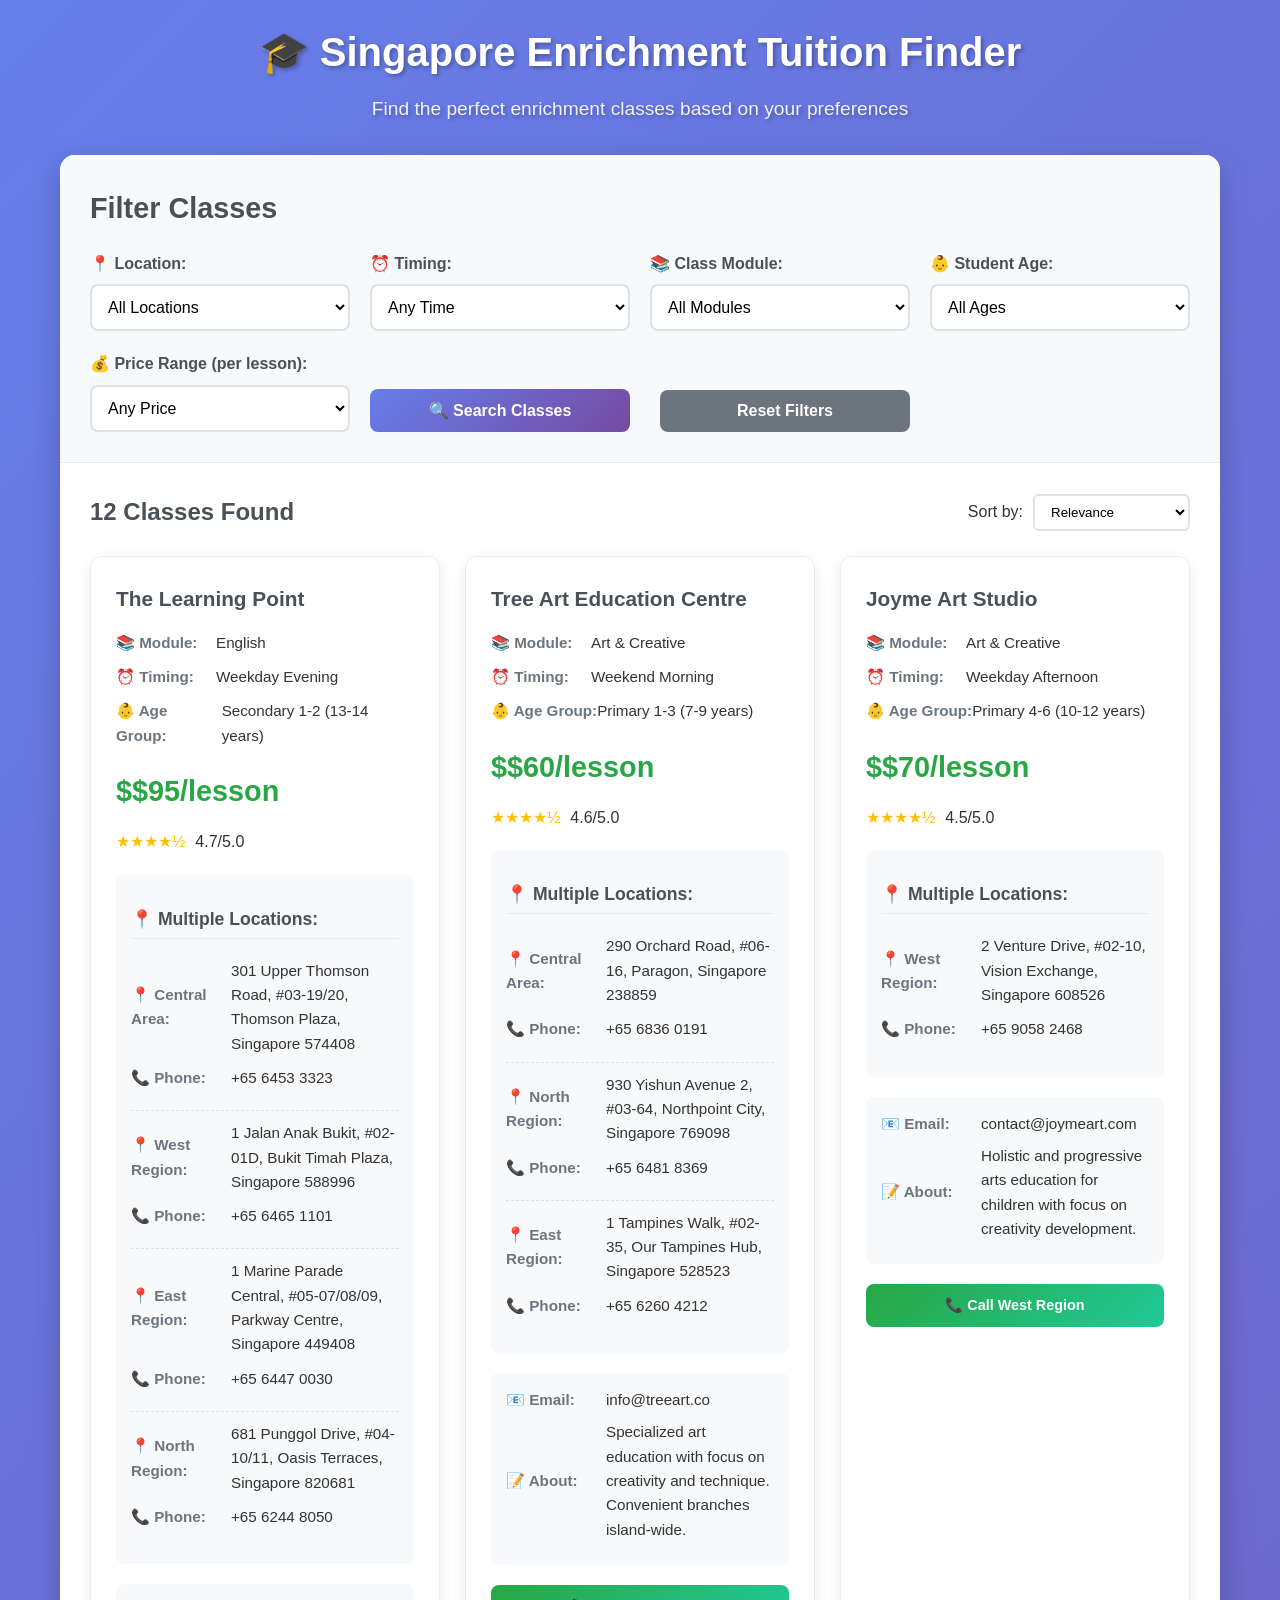
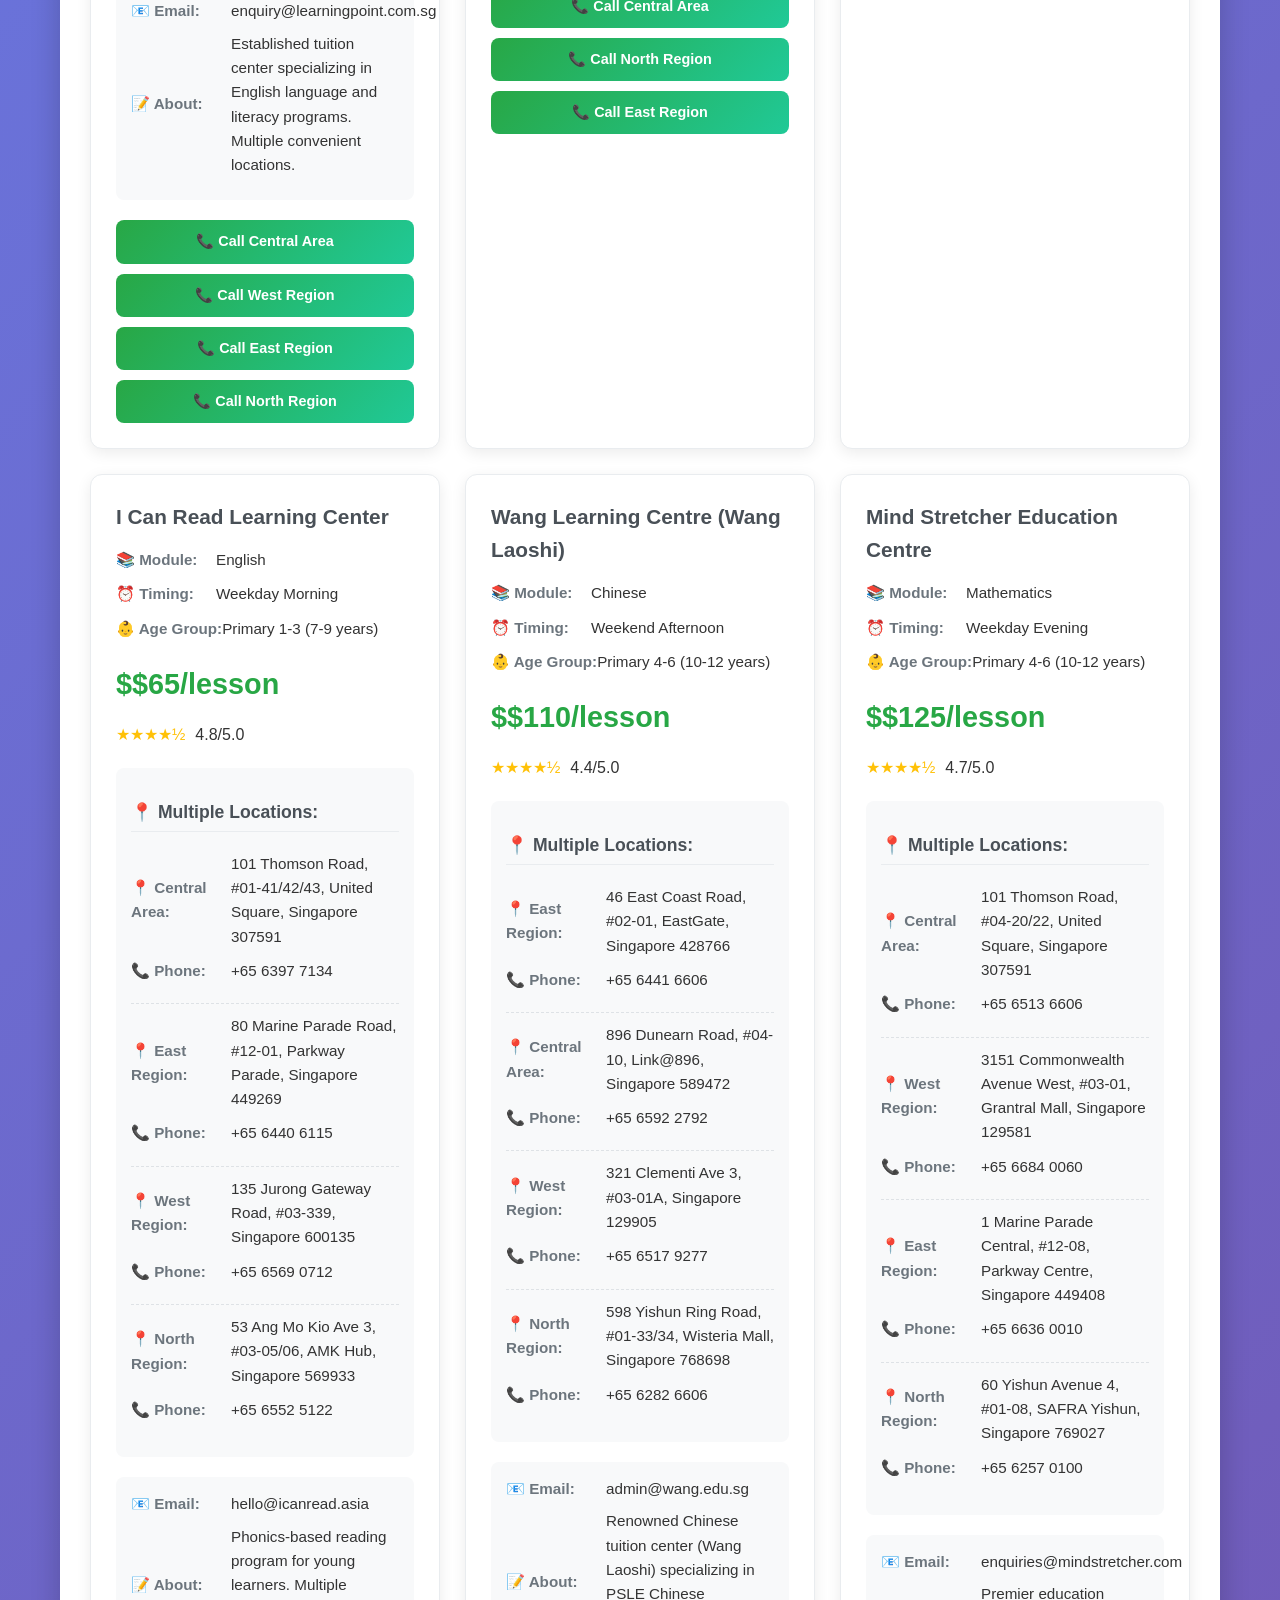
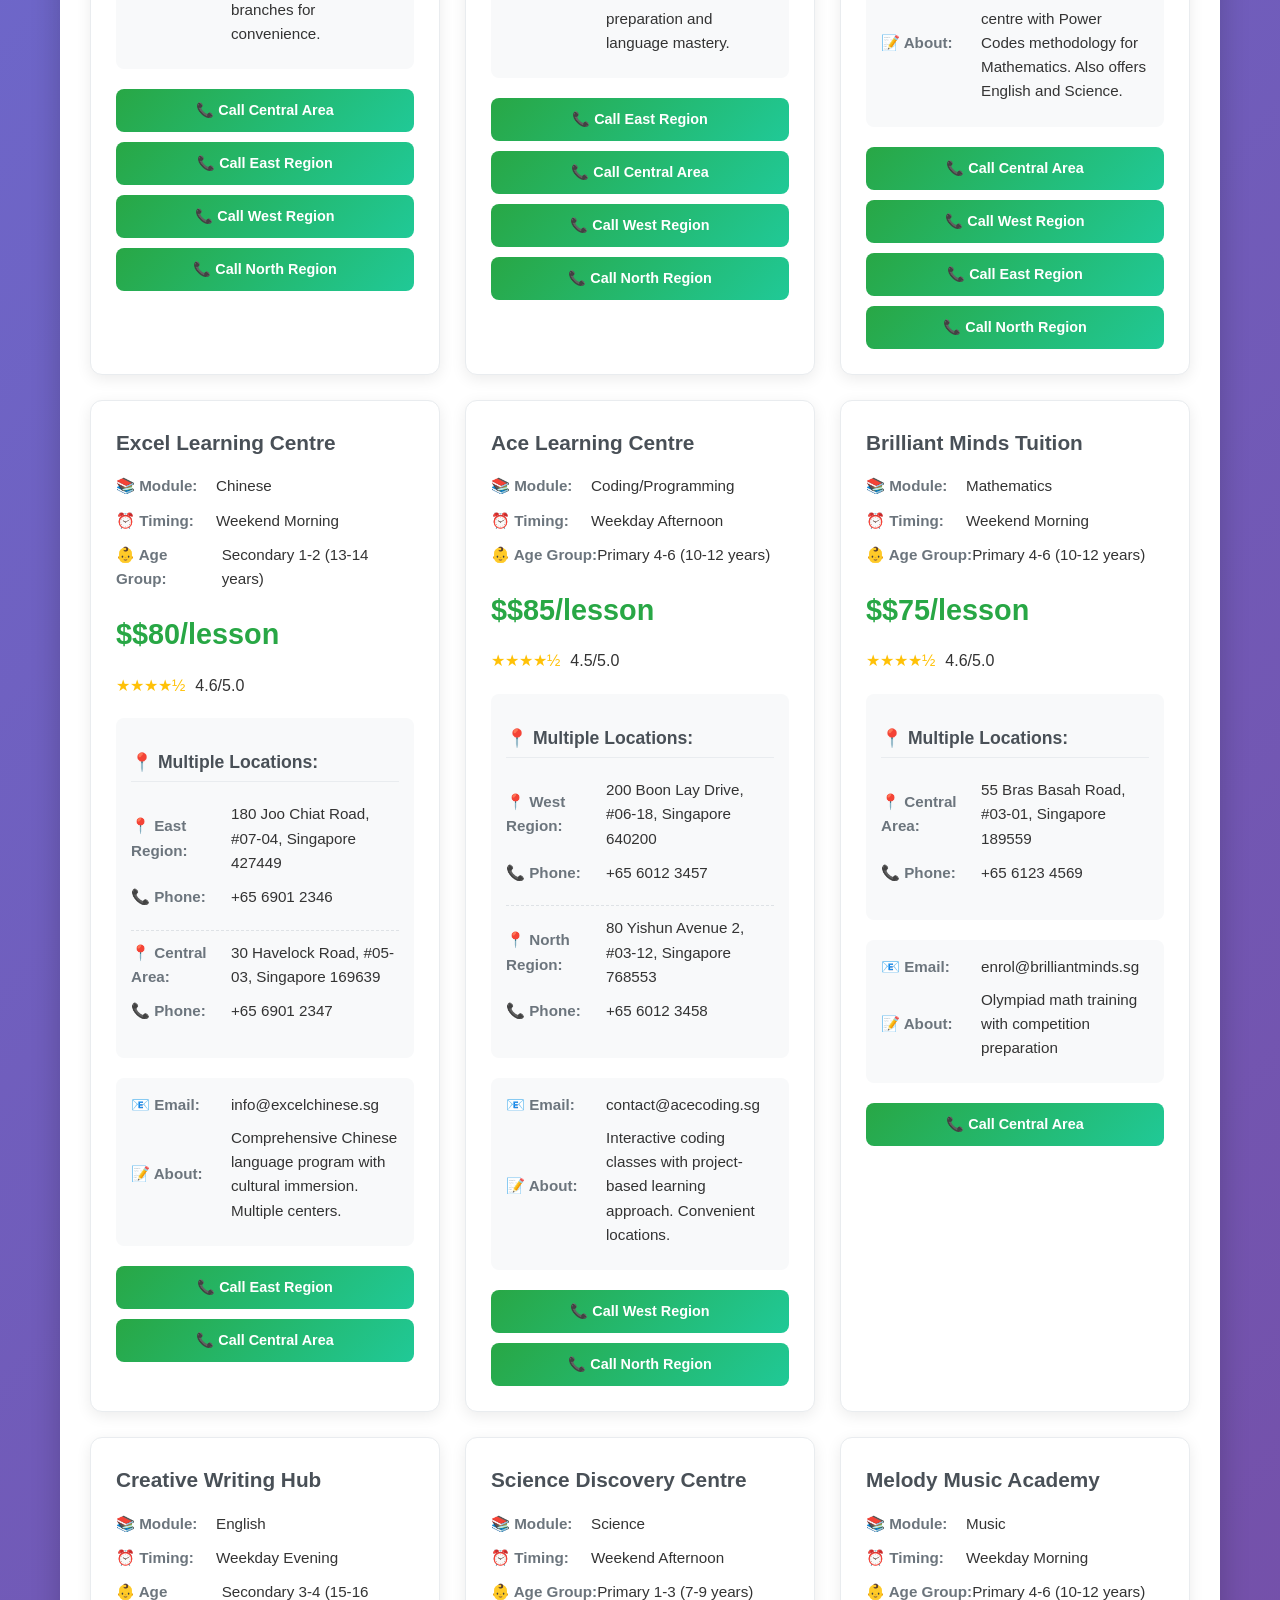
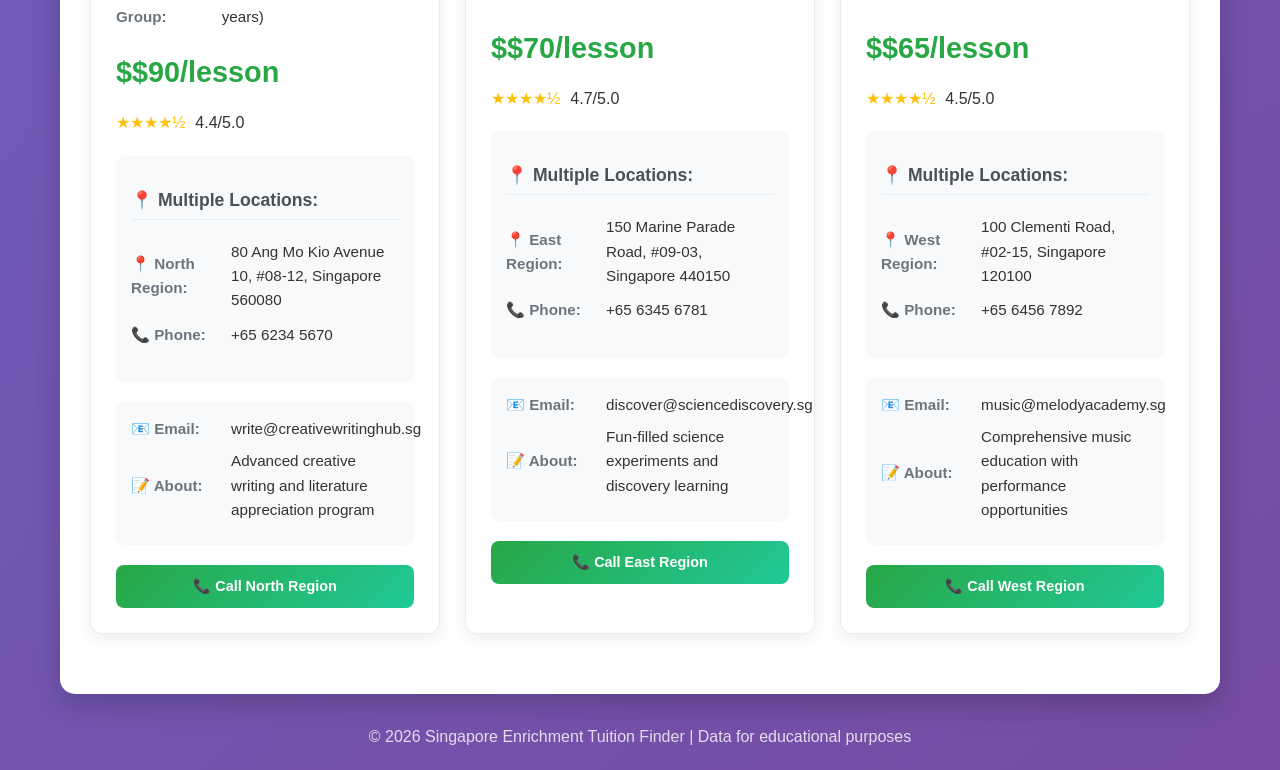
<file: index.html>
<!DOCTYPE html>
<html lang="en">
<head>
    <meta charset="UTF-8">
    <meta name="viewport" content="width=device-width, initial-scale=1.0">
    <title>Singapore Enrichment Tuition Finder</title>
    <link rel="stylesheet" href="style.css">
</head>
<body>
    <div class="container">
        <header>
            <h1>🎓 Singapore Enrichment Tuition Finder</h1>
            <p>Find the perfect enrichment classes based on your preferences</p>
        </header>

        <main>
            <!-- Filter Section -->
            <section class="filters-section">
                <h2>Filter Classes</h2>
                <form id="tuition-filter-form">
                    <div class="filter-group">
                        <label for="location">📍 Location:</label>
                        <select id="location" name="location">
                            <option value="">All Locations</option>
                            <option value="central">Central Area</option>
                            <option value="north">North Region</option>
                            <option value="south">South Region</option>
                            <option value="east">East Region</option>
                            <option value="west">West Region</option>
                        </select>
                    </div>

                    <div class="filter-group">
                        <label for="timing">⏰ Timing:</label>
                        <select id="timing" name="timing">
                            <option value="">Any Time</option>
                            <option value="weekday-morning">Weekday Morning</option>
                            <option value="weekday-afternoon">Weekday Afternoon</option>
                            <option value="weekday-evening">Weekday Evening</option>
                            <option value="weekend-morning">Weekend Morning</option>
                            <option value="weekend-afternoon">Weekend Afternoon</option>
                        </select>
                    </div>

                    <div class="filter-group">
                        <label for="module">📚 Class Module:</label>
                        <select id="module" name="module">
                            <option value="">All Modules</option>
                            <option value="math">Mathematics</option>
                            <option value="science">Science</option>
                            <option value="english">English</option>
                            <option value="chinese">Chinese</option>
                            <option value="coding">Coding/Programming</option>
                            <option value="art">Art & Creative</option>
                            <option value="music">Music</option>
                            <option value="sports">Sports & Physical</option>
                        </select>
                    </div>

                    <div class="filter-group">
                        <label for="age">👶 Student Age:</label>
                        <select id="age" name="age">
                            <option value="">All Ages</option>
                            <option value="primary-1-3">Primary 1-3 (7-9 years)</option>
                            <option value="primary-4-6">Primary 4-6 (10-12 years)</option>
                            <option value="secondary-1-2">Secondary 1-2 (13-14 years)</option>
                            <option value="secondary-3-4">Secondary 3-4 (15-16 years)</option>
                            <option value="jc">Junior College (17-18 years)</option>
                        </select>
                    </div>

                    <div class="filter-group">
                        <label for="price-range">💰 Price Range (per lesson):</label>
                        <select id="price-range" name="price-range">
                            <option value="">Any Price</option>
                            <option value="0-50">$0 - $50</option>
                            <option value="50-100">$50 - $100</option>
                            <option value="100-150">$100 - $150</option>
                            <option value="150+">$150+</option>
                        </select>
                    </div>

                    <button type="submit" class="search-btn">🔍 Search Classes</button>
                    <button type="reset" class="reset-btn">Reset Filters</button>
                </form>
            </section>

            <!-- Results Section -->
            <section class="results-section">
                <div class="results-header">
                    <h2 id="results-count">_matching_classes_count_ Classes Found</h2>
                    <div id="sort-options">
                        <label for="sort-by">Sort by:</label>
                        <select id="sort-by">
                            <option value="relevance">Relevance</option>
                            <option value="price-low">Price: Low to High</option>
                            <option value="price-high">Price: High to Low</option>
                            <option value="rating">Rating</option>
                        </select>
                    </div>
                </div>

                <div id="results-container" class="results-grid">
                    <!-- Results will be populated by JavaScript -->
                </div>

                <div id="no-results" class="no-results" style="display: none;">
                    <h3>No classes found matching your criteria</h3>
                    <p>Try adjusting your filters or search terms</p>
                </div>
            </section>
        </main>

        <footer>
            <p>&copy; 2026 Singapore Enrichment Tuition Finder | Data for educational purposes</p>
        </footer>
    </div>

    <script src="script.js"></script>
</body>
</html>
</file>
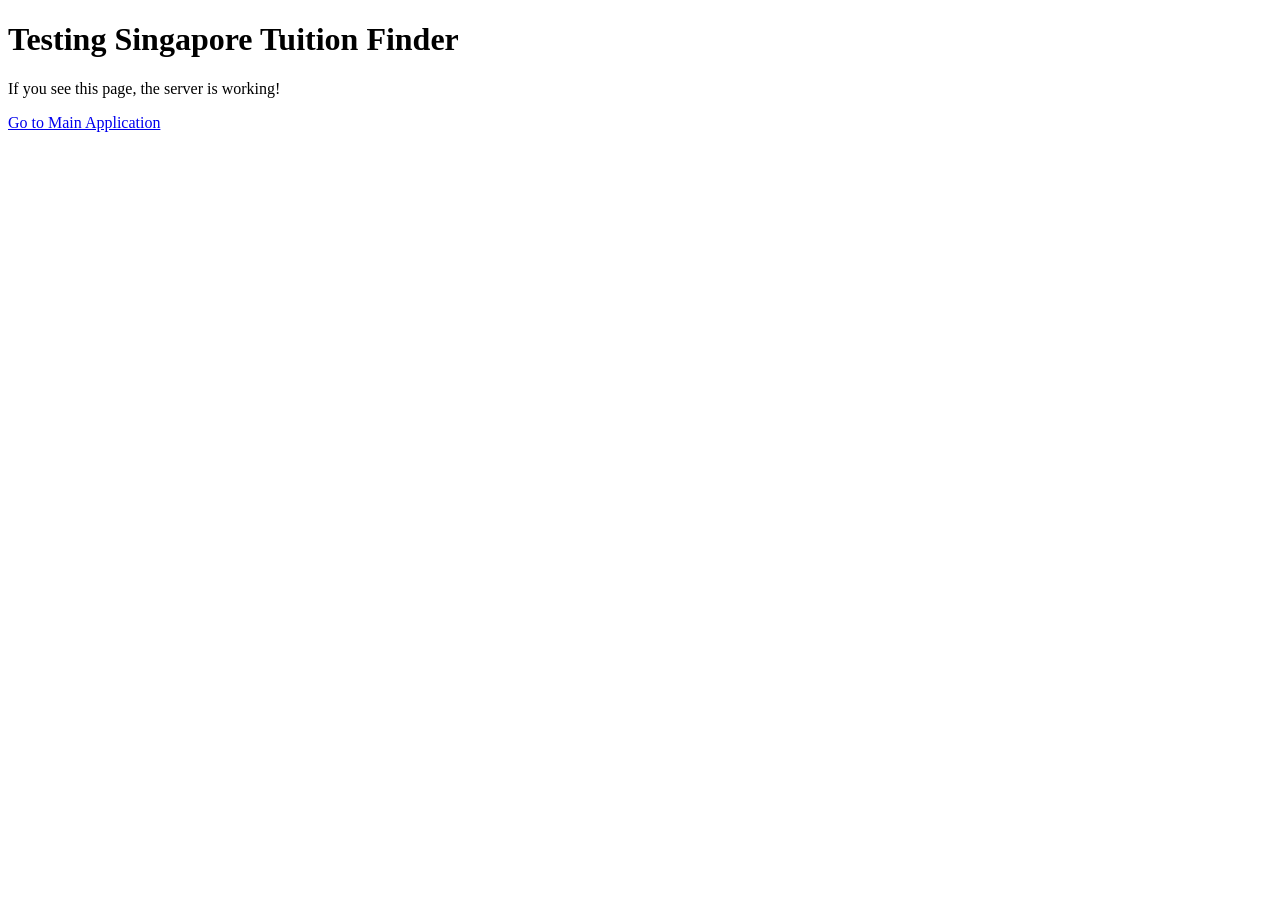
<file: test.html>
<!DOCTYPE html>
<html>
<head>
    <title>Test Page</title>
</head>
<body>
    <h1>Testing Singapore Tuition Finder</h1>
    <p>If you see this page, the server is working!</p>
    <a href="index.html">Go to Main Application</a>
</body>
</html>
</file>
<file: style.css>
/* Global Styles */
* {
    margin: 0;
    padding: 0;
    box-sizing: border-box;
}

body {
    font-family: 'Segoe UI', Tahoma, Geneva, Verdana, sans-serif;
    line-height: 1.6;
    color: #333;
    background: linear-gradient(135deg, #667eea 0%, #764ba2 100%);
    min-height: 100vh;
}

.container {
    max-width: 1200px;
    margin: 0 auto;
    padding: 20px;
}

/* Header Styles */
header {
    text-align: center;
    margin-bottom: 30px;
    color: white;
    text-shadow: 2px 2px 4px rgba(0,0,0,0.3);
}

header h1 {
    font-size: 2.5rem;
    margin-bottom: 10px;
}

header p {
    font-size: 1.2rem;
    opacity: 0.9;
}

/* Main Content */
main {
    background: white;
    border-radius: 15px;
    box-shadow: 0 10px 30px rgba(0,0,0,0.2);
    overflow: hidden;
}

/* Filter Section */
.filters-section {
    padding: 30px;
    background: #f8f9fa;
    border-bottom: 1px solid #e9ecef;
}

.filters-section h2 {
    color: #495057;
    margin-bottom: 20px;
    font-size: 1.8rem;
}

#tuition-filter-form {
    display: grid;
    grid-template-columns: repeat(auto-fit, minmax(250px, 1fr));
    gap: 20px;
    align-items: end;
}

.filter-group {
    display: flex;
    flex-direction: column;
}

.filter-group label {
    font-weight: 600;
    margin-bottom: 8px;
    color: #495057;
}

.filter-group select {
    padding: 12px;
    border: 2px solid #dee2e6;
    border-radius: 8px;
    font-size: 1rem;
    background: white;
    transition: all 0.3s ease;
}

.filter-group select:focus {
    outline: none;
    border-color: #667eea;
    box-shadow: 0 0 0 3px rgba(102, 126, 234, 0.1);
}

.search-btn, .reset-btn {
    padding: 12px 25px;
    border: none;
    border-radius: 8px;
    font-size: 1rem;
    font-weight: 600;
    cursor: pointer;
    transition: all 0.3s ease;
    margin-top: 10px;
}

.search-btn {
    background: linear-gradient(135deg, #667eea 0%, #764ba2 100%);
    color: white;
}

.search-btn:hover {
    transform: translateY(-2px);
    box-shadow: 0 5px 15px rgba(102, 126, 234, 0.4);
}

.reset-btn {
    background: #6c757d;
    color: white;
    margin-left: 10px;
}

.reset-btn:hover {
    background: #5a6268;
    transform: translateY(-2px);
}

/* Results Section */
.results-section {
    padding: 30px;
}

.results-header {
    display: flex;
    justify-content: space-between;
    align-items: center;
    margin-bottom: 25px;
    flex-wrap: wrap;
    gap: 15px;
}

.results-header h2 {
    color: #495057;
    font-size: 1.5rem;
}

#sort-options {
    display: flex;
    align-items: center;
    gap: 10px;
}

#sort-options select {
    padding: 8px 12px;
    border: 2px solid #dee2e6;
    border-radius: 6px;
    background: white;
}

.results-grid {
    display: grid;
    grid-template-columns: repeat(auto-fill, minmax(350px, 1fr));
    gap: 25px;
    margin-bottom: 30px;
}

/* Class Card Styles */
.class-card {
    background: white;
    border: 1px solid #e9ecef;
    border-radius: 12px;
    padding: 25px;
    box-shadow: 0 4px 15px rgba(0,0,0,0.08);
    transition: all 0.3s ease;
}

.class-card:hover {
    transform: translateY(-5px);
    box-shadow: 0 8px 25px rgba(0,0,0,0.15);
}

.class-card h3 {
    color: #495057;
    margin-bottom: 15px;
    font-size: 1.3rem;
}

.class-card h4 {
    color: #495057;
    margin: 15px 0 10px 0;
    font-size: 1.1rem;
    border-bottom: 1px solid #e9ecef;
    padding-bottom: 5px;
}

.class-info {
    margin-bottom: 20px;
}

.info-item {
    display: flex;
    align-items: center;
    margin-bottom: 10px;
    font-size: 0.95rem;
}

.info-item span:first-child {
    font-weight: 600;
    min-width: 100px;
    color: #6c757d;
}

.price {
    font-size: 1.8rem;
    font-weight: 700;
    color: #28a745;
    margin: 15px 0;
}

.rating {
    display: flex;
    align-items: center;
    margin: 15px 0;
}

.stars {
    color: #ffc107;
    margin-right: 10px;
}

.locations-info {
    background: #f8f9fa;
    padding: 15px;
    border-radius: 8px;
    margin: 20px 0;
}

.location-item {
    padding: 10px 0;
    border-bottom: 1px dashed #dee2e6;
}

.location-item:last-child {
    border-bottom: none;
}

.contact-info {
    background: #f8f9fa;
    padding: 15px;
    border-radius: 8px;
    margin: 20px 0;
}

.contact-info .info-item {
    margin-bottom: 8px;
}

.actions {
    display: flex;
    flex-wrap: wrap;
    gap: 10px;
    margin-top: 20px;
}

.enroll-btn {
    display: inline-block;
    padding: 10px 15px;
    background: linear-gradient(135deg, #28a745 0%, #20c997 100%);
    color: white;
    text-align: center;
    text-decoration: none;
    border-radius: 8px;
    font-weight: 600;
    font-size: 0.9rem;
    transition: all 0.3s ease;
    flex: 1;
    min-width: 150px;
}

.enroll-btn:hover {
    transform: translateY(-2px);
    box-shadow: 0 5px 15px rgba(40, 167, 69, 0.4);
}

/* No Results */
.no-results {
    text-align: center;
    padding: 50px;
    color: #6c757d;
}

.no-results h3 {
    font-size: 1.5rem;
    margin-bottom: 10px;
}

/* Footer */
footer {
    text-align: center;
    margin-top: 30px;
    color: white;
    opacity: 0.8;
}

/* Responsive Design */
@media (max-width: 768px) {
    .container {
        padding: 15px;
    }
    
    header h1 {
        font-size: 2rem;
    }
    
    .filters-section, .results-section {
        padding: 20px;
    }
    
    #tuition-filter-form {
        grid-template-columns: 1fr;
    }
    
    .results-header {
        flex-direction: column;
        align-items: flex-start;
    }
    
    .results-grid {
        grid-template-columns: 1fr;
    }
    
    .search-btn, .reset-btn {
        width: 100%;
        margin-left: 0;
        margin-top: 10px;
    }
    
    .class-card {
        padding: 20px;
    }
}

@media (max-width: 480px) {
    header h1 {
        font-size: 1.7rem;
    }
    
    .filters-section h2, .results-header h2 {
        font-size: 1.3rem;
    }
    
    .class-card {
        padding: 15px;
    }
}
</file>
